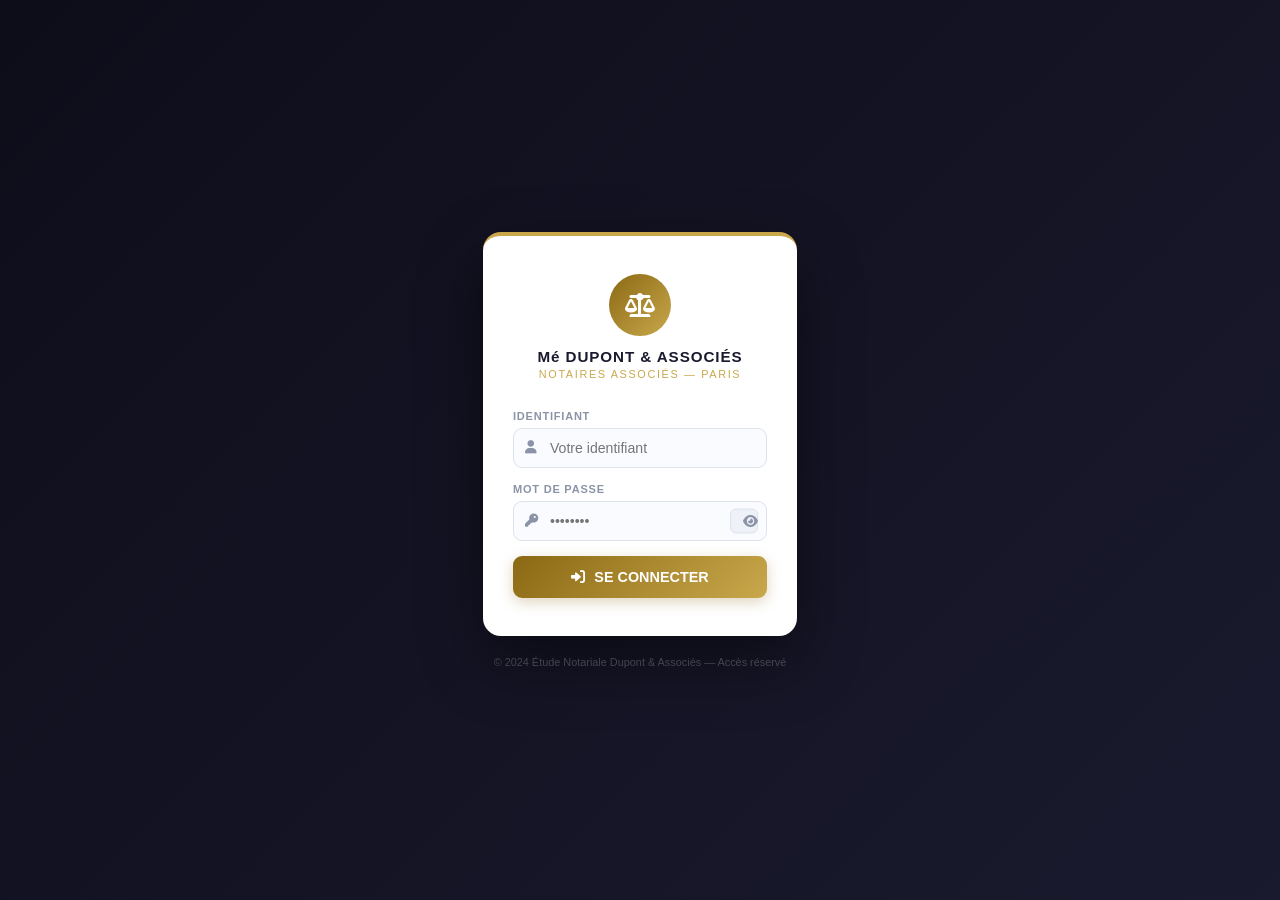
<file: index.html>
<!DOCTYPE html>
<html lang="fr">
<head>
<meta charset="UTF-8">
<meta name="viewport" content="width=device-width,initial-scale=1.0">
<title>Étude Notariale Dupont & Associés</title>
<link rel="stylesheet" href="https://cdnjs.cloudflare.com/ajax/libs/font-awesome/6.0.0/css/all.min.css">
<style>
*{margin:0;padding:0;box-sizing:border-box}
body{font-family:'Segoe UI',sans-serif;min-height:100vh;background:linear-gradient(135deg,#0d0d1a,#1a1a2e);display:flex;align-items:center;justify-content:center;padding:20px}
.box{background:#fff;border-radius:18px;padding:38px 30px;width:100%;max-width:390px;border-top:4px solid #C9A84C;box-shadow:0 24px 64px rgba(0,0,0,.45)}
.logo{text-align:center;margin-bottom:30px}
.logo-ico{width:62px;height:62px;background:linear-gradient(135deg,#8B6914,#C9A84C);border-radius:50%;display:flex;align-items:center;justify-content:center;font-size:1.5rem;color:#fff;margin:0 auto 12px}
.logo h1{font-size:.95rem;font-weight:800;color:#1a1a2e;letter-spacing:.06em}
.logo p{font-size:.68rem;color:#C9A84C;letter-spacing:.15em;text-transform:uppercase;margin-top:3px}
.err{display:none;background:#fdecea;border:1px solid #f5c6c2;border-radius:8px;padding:9px 12px;margin-bottom:14px;font-size:.81rem;color:#c0392b;gap:7px;align-items:center}
.err.show{display:flex}
.fl{margin-bottom:15px}
.fl label{display:block;font-size:.69rem;font-weight:700;color:#8a94a6;text-transform:uppercase;letter-spacing:.07em;margin-bottom:6px}
.iw{position:relative}
.iw i{position:absolute;left:12px;top:50%;transform:translateY(-50%);color:#8a94a6;font-size:.83rem;pointer-events:none}
.iw input{width:100%;padding:11px 40px 11px 36px;border:1.5px solid #dde2ec;border-radius:9px;font-size:.88rem;color:#1a1f36;background:#fafbff;outline:none;transition:.2s;font-family:inherit}
.iw input:focus{border-color:#C9A84C;box-shadow:0 0 0 3px rgba(201,168,76,.1)}
.eye{position:absolute;right:9px;top:50%;transform:translateY(-50%);background:#eef1f8;border:1.5px solid #dde2ec;border-radius:6px;width:28px;height:25px;display:flex;align-items:center;justify-content:center;cursor:pointer;color:#8a94a6;transition:.2s}
.eye:hover{background:#C9A84C;color:#fff;border-color:#C9A84C}
.btn{width:100%;padding:13px;background:linear-gradient(135deg,#8B6914,#C9A84C);color:#fff;border:none;border-radius:9px;font-size:.9rem;font-weight:700;cursor:pointer;margin-top:4px;display:flex;align-items:center;justify-content:center;gap:9px;transition:.2s;box-shadow:0 4px 14px rgba(139,105,20,.28)}
.btn:hover{transform:translateY(-1px)}
.footer{text-align:center;margin-top:20px;font-size:.68rem;color:rgba(255,255,255,.22)}
.spin{position:fixed;inset:0;background:rgba(0,0,0,.5);display:none;align-items:center;justify-content:center;z-index:999}
.spin.on{display:flex}
.spin div{width:40px;height:40px;border:4px solid rgba(255,255,255,.2);border-top-color:#C9A84C;border-radius:50%;animation:sp .7s linear infinite}
@keyframes sp{to{transform:rotate(360deg)}}
</style>
</head>
<body>
<div>
  <div class="box">
    <div class="logo">
      <div class="logo-ico"><i class="fas fa-balance-scale"></i></div>
      <h1>Mé DUPONT &amp; ASSOCIÉS</h1>
      <p>Notaires Associés — Paris</p>
    </div>
    <div class="err" id="err"><i class="fas fa-exclamation-triangle"></i><span>Identifiant ou mot de passe incorrect.</span></div>
    <div class="fl">
      <label>Identifiant</label>
      <div class="iw"><i class="fas fa-user"></i><input type="text" id="u" placeholder="Votre identifiant"></div>
    </div>
    <div class="fl">
      <label>Mot de passe</label>
      <div class="iw">
        <i class="fas fa-key"></i>
        <input type="password" id="p" placeholder="••••••••">
        <div class="eye" id="eye"><i class="fas fa-eye" id="eye-ico"></i></div>
      </div>
    </div>
    <button class="btn" id="btnlogin"><i class="fas fa-sign-in-alt"></i> SE CONNECTER</button>
  </div>
  <p class="footer">© 2024 Étude Notariale Dupont &amp; Associés — Accès réservé</p>
</div>
<div class="spin" id="spin"><div></div></div>
<script>
document.getElementById("btnlogin").addEventListener("click", function() {
  var u = document.getElementById("u").value.trim();
  var p = document.getElementById("p").value;
  document.getElementById("err").classList.remove("show");
  if (u === "DjanIsFake" && p === "44454241") {
    document.getElementById("spin").classList.add("on");
    setTimeout(function() { window.location.href = "dashboard.html"; }, 800);
  } else {
    document.getElementById("err").classList.add("show");
    document.getElementById("p").value = "";
  }
});
document.getElementById("eye").addEventListener("click", function() {
  var inp = document.getElementById("p");
  var ico = document.getElementById("eye-ico");
  if (inp.type === "password") { inp.type = "text"; ico.className = "fas fa-eye-slash"; }
  else { inp.type = "password"; ico.className = "fas fa-eye"; }
});
document.addEventListener("keypress", function(e) {
  if (e.key === "Enter") document.getElementById("btnlogin").click();
});
</script>
</body>
</html>
</file>
